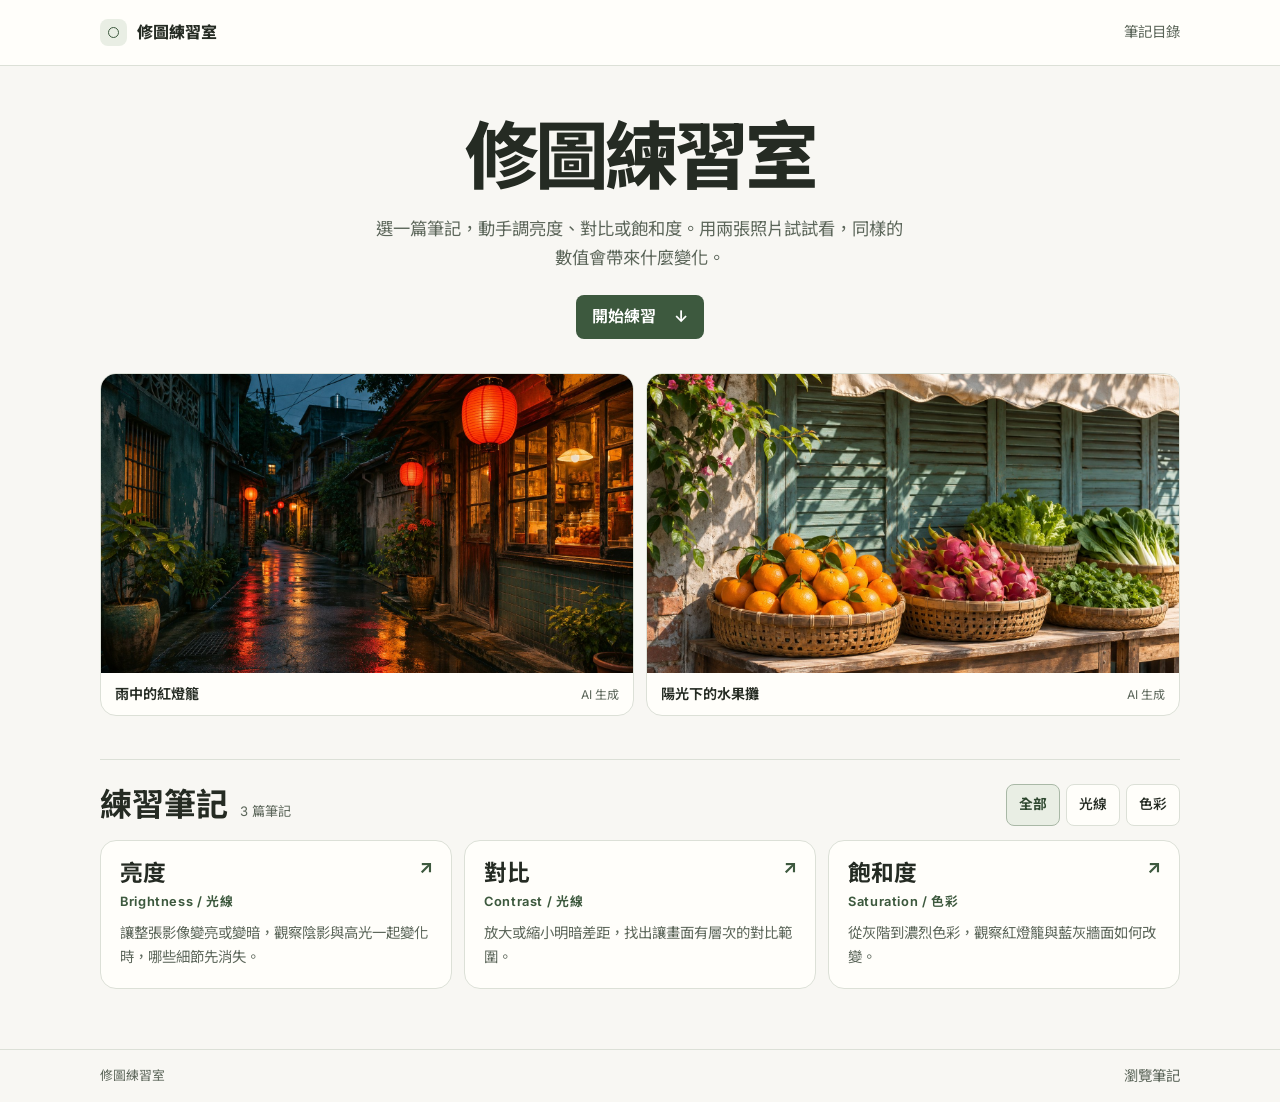
<file: docs/index.html>
<!doctype html>
<html lang="zh-Hant">
<head>
  <meta charset="utf-8">
  <meta name="viewport" content="width=device-width, initial-scale=1">
  <meta name="description" content="給修圖初學者的互動筆記。">
  <meta name="theme-color" content="#f8f7f3">
  <title>修圖練習室｜影像練習筆記</title>
  <link rel="stylesheet" href="./assets/style.css">
  <script defer src="./assets/app.js"></script>
</head>
<body>
  <a class="skip" href="#main">跳到主要內容</a>
  <header class="site-header"><div class="wrap bar">
    <a class="brand" href="./index.html"><span class="brand-mark" aria-hidden="true"></span>修圖練習室</a>
    <a class="muted header-link" href="./index.html#notes">筆記目錄</a>
  </div></header>
  <main id="main" class="wrap">
    <section class="hero">
      <div class="hero-copy">
        <h1>修圖練習室</h1>
        <p class="description">選一篇筆記，動手調亮度、對比或飽和度。用兩張照片試試看，同樣的數值會帶來什麼變化。</p>
        <a class="primary" href="#notes">開始練習 <span aria-hidden="true">↓</span></a>
      </div>
      <div class="hero-photos">
        <figure>
    <img src="./assets/rainy-alley.jpg" alt="下雨的夜晚，紅燈籠和店裡的燈光倒映在小街的路面上。" width="1536" height="1024">
    <figcaption><span>雨中的紅燈籠</span><span>AI 生成</span></figcaption>
  </figure><figure>
    <img src="./assets/sunny-fruit-stall.jpg" alt="陽光照在柳橙和火龍果上，葉子的影子落在藍綠色木窗上。" width="1536" height="1024">
    <figcaption><span>陽光下的水果攤</span><span>AI 生成</span></figcaption>
  </figure>
      </div>
    </section>
    <section id="notes" class="catalog" aria-labelledby="catalog-title">
      <div class="catalog-head">
        <div class="catalog-title">
          <h2 id="catalog-title">練習筆記</h2>
          <p id="result-count" aria-live="polite">3 篇筆記</p>
        </div>
        <div class="filters" role="group" aria-label="筆記分類">
          <button type="button" data-category-filter="" aria-pressed="true">全部</button>
          <button type="button" data-category-filter="光線" aria-pressed="false">光線</button><button type="button" data-category-filter="色彩" aria-pressed="false">色彩</button>
        </div>
      </div>
      <div class="card-grid">
        <article class="card" data-category="光線">
          <h3><a href="./notes/brightness/index.html">亮度<span aria-hidden="true">↗</span></a></h3>
          <p class="eyebrow">Brightness <span> / </span> 光線</p>
          <p class="description">讓整張影像變亮或變暗，觀察陰影與高光一起變化時，哪些細節先消失。</p>
        </article><article class="card" data-category="光線">
          <h3><a href="./notes/contrast/index.html">對比<span aria-hidden="true">↗</span></a></h3>
          <p class="eyebrow">Contrast <span> / </span> 光線</p>
          <p class="description">放大或縮小明暗差距，找出讓畫面有層次的對比範圍。</p>
        </article><article class="card" data-category="色彩">
          <h3><a href="./notes/color-saturation/index.html">飽和度<span aria-hidden="true">↗</span></a></h3>
          <p class="eyebrow">Saturation <span> / </span> 色彩</p>
          <p class="description">從灰階到濃烈色彩，觀察紅燈籠與藍灰牆面如何改變。</p>
        </article>
      </div>
    </section></main>
  <footer class="site-footer"><div class="wrap bar"><span>修圖練習室</span><a class="header-link" href="./index.html#notes">瀏覽筆記</a></div></footer>
</body>
</html>
</file>
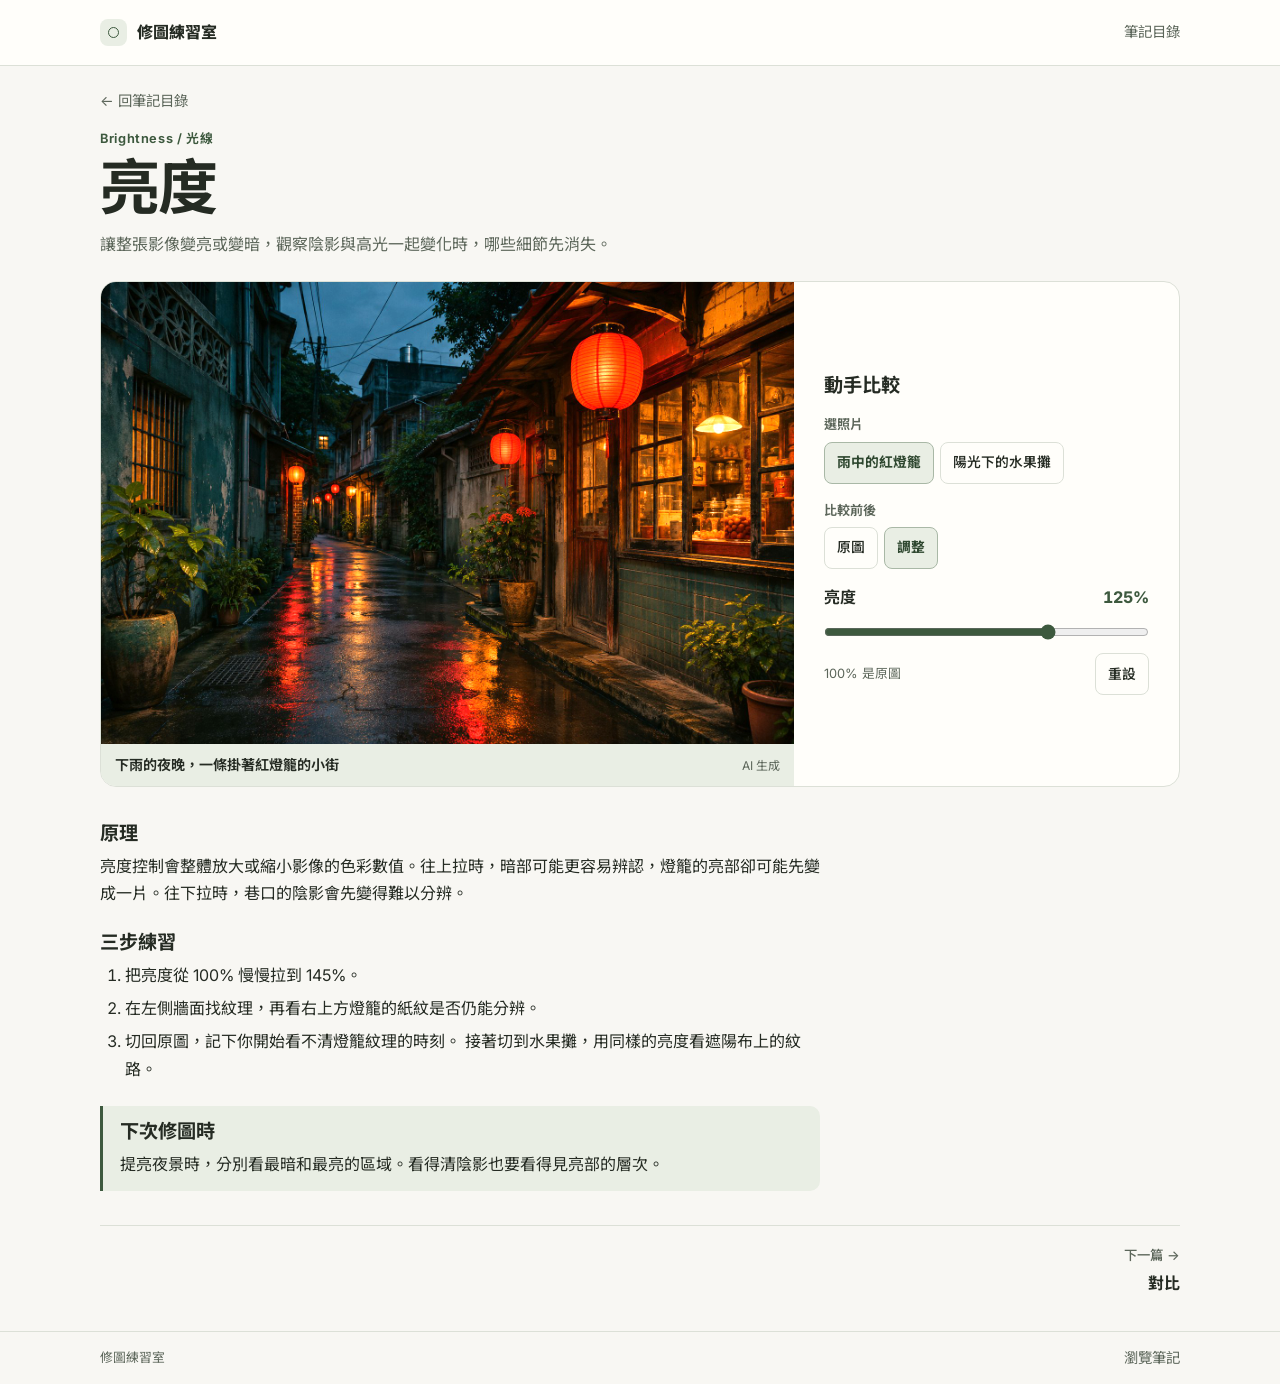
<file: docs/notes/brightness/index.html>
<!doctype html>
<html lang="zh-Hant">
<head>
  <meta charset="utf-8">
  <meta name="viewport" content="width=device-width, initial-scale=1">
  <meta name="description" content="讓整張影像變亮或變暗，觀察陰影與高光一起變化時，哪些細節先消失。">
  <meta name="theme-color" content="#f8f7f3">
  <title>亮度｜修圖練習室</title>
  <link rel="stylesheet" href="../../assets/style.css">
  <script defer src="../../assets/app.js"></script>
</head>
<body>
  <a class="skip" href="#main">跳到主要內容</a>
  <header class="site-header"><div class="wrap bar">
    <a class="brand" href="../../index.html"><span class="brand-mark" aria-hidden="true"></span>修圖練習室</a>
    <a class="muted header-link" href="../../index.html#notes">筆記目錄</a>
  </div></header>
  <main id="main" class="wrap">
    <a class="back" href="../../index.html#notes">← 回筆記目錄</a>
    <header class="article-header">
      <p class="eyebrow">Brightness / 光線</p>
      <h1>亮度</h1>
      <p class="description">讓整張影像變亮或變暗，觀察陰影與高光一起變化時，哪些細節先消失。</p>
    </header>
    <section class="lab" data-lab="brightness" aria-labelledby="lab-title">
      <div class="lab-photos">
        <figure data-practice-photo="rainy-alley.jpg">
    <img src="../../assets/rainy-alley.jpg" alt="下雨的夜晚，紅燈籠和店裡的燈光倒映在小街的路面上。" width="1536" height="1024">
    <figcaption><span>下雨的夜晚，一條掛著紅燈籠的小街</span><span>AI 生成</span></figcaption>
  </figure><figure data-practice-photo="sunny-fruit-stall.jpg" hidden>
    <img src="../../assets/sunny-fruit-stall.jpg" alt="陽光照在柳橙和火龍果上，葉子的影子落在藍綠色木窗上。" width="1536" height="1024">
    <figcaption><span>陽光照在水果、竹籃和木窗上</span><span>AI 生成</span></figcaption>
  </figure>
      </div>
      <div class="controls">
        <h2 id="lab-title">動手比較</h2>
        <div class="control-group">
          <p class="control-label" id="photo-label">選照片</p>
          <div class="filters" role="group" aria-labelledby="photo-label">
            <button type="button" data-photo="rainy-alley.jpg" aria-pressed="true">雨中的紅燈籠</button><button type="button" data-photo="sunny-fruit-stall.jpg" aria-pressed="false">陽光下的水果攤</button>
          </div>
        </div>
        <div class="control-group">
          <p class="control-label" id="compare-label">比較前後</p>
          <div class="filters" role="group" aria-labelledby="compare-label">
            <button type="button" data-view="original" aria-pressed="false">原圖</button>
            <button type="button" data-view="adjusted" aria-pressed="true">調整</button>
          </div>
        </div>
        <div class="control-group">
          <div class="slider-line">
            <label for="setting">亮度</label>
            <output for="setting">125%</output>
          </div>
          <input id="setting" type="range" min="55" max="155" value="125">
          <div class="control-footer">
            <p class="muted baseline">100% 是原圖</p>
            <button type="button" data-reset>重設</button>
          </div>
        </div>
        <noscript><p>啟用 JavaScript 即可調整影像。</p></noscript>
      </div>
    </section>
    <div class="reading">
      <section><h2>原理</h2><p>亮度控制會整體放大或縮小影像的色彩數值。往上拉時，暗部可能更容易辨認，燈籠的亮部卻可能先變成一片。往下拉時，巷口的陰影會先變得難以分辨。</p></section>
      <section><h2>三步練習</h2><ol><li>把亮度從 100% 慢慢拉到 145%。</li><li>在左側牆面找紋理，再看右上方燈籠的紙紋是否仍能分辨。</li><li>切回原圖，記下你開始看不清燈籠紋理的時刻。 接著切到水果攤，用同樣的亮度看遮陽布上的紋路。</li></ol></section>
      <section class="takeaway"><h2>下次修圖時</h2><p>提亮夜景時，分別看最暗和最亮的區域。看得清陰影也要看得見亮部的層次。</p></section>
    </div>
    <nav class="adjacent" aria-label="其他筆記">
      <span></span>
      <a href="../../notes/contrast/index.html"><small>下一篇 →</small>對比</a>
    </nav></main>
  <footer class="site-footer"><div class="wrap bar"><span>修圖練習室</span><a class="header-link" href="../../index.html#notes">瀏覽筆記</a></div></footer>
</body>
</html>
</file>
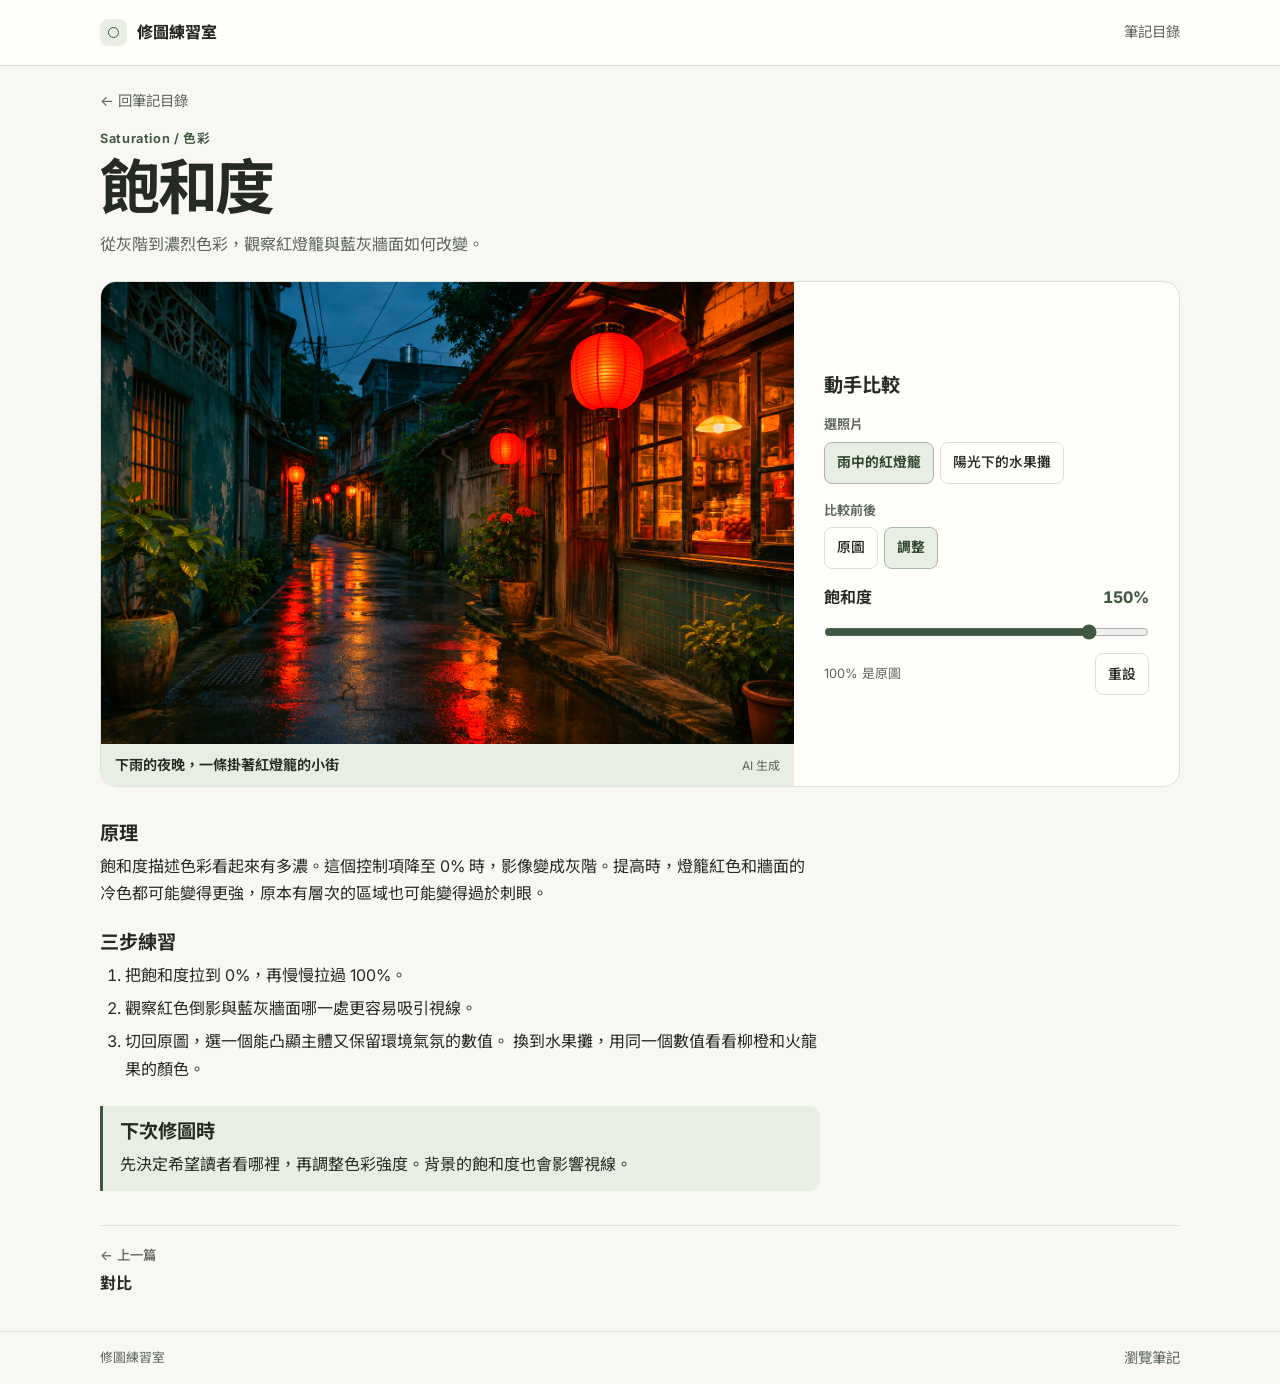
<file: docs/notes/color-saturation/index.html>
<!doctype html>
<html lang="zh-Hant">
<head>
  <meta charset="utf-8">
  <meta name="viewport" content="width=device-width, initial-scale=1">
  <meta name="description" content="從灰階到濃烈色彩，觀察紅燈籠與藍灰牆面如何改變。">
  <meta name="theme-color" content="#f8f7f3">
  <title>飽和度｜修圖練習室</title>
  <link rel="stylesheet" href="../../assets/style.css">
  <script defer src="../../assets/app.js"></script>
</head>
<body>
  <a class="skip" href="#main">跳到主要內容</a>
  <header class="site-header"><div class="wrap bar">
    <a class="brand" href="../../index.html"><span class="brand-mark" aria-hidden="true"></span>修圖練習室</a>
    <a class="muted header-link" href="../../index.html#notes">筆記目錄</a>
  </div></header>
  <main id="main" class="wrap">
    <a class="back" href="../../index.html#notes">← 回筆記目錄</a>
    <header class="article-header">
      <p class="eyebrow">Saturation / 色彩</p>
      <h1>飽和度</h1>
      <p class="description">從灰階到濃烈色彩，觀察紅燈籠與藍灰牆面如何改變。</p>
    </header>
    <section class="lab" data-lab="saturate" aria-labelledby="lab-title">
      <div class="lab-photos">
        <figure data-practice-photo="rainy-alley.jpg">
    <img src="../../assets/rainy-alley.jpg" alt="下雨的夜晚，紅燈籠和店裡的燈光倒映在小街的路面上。" width="1536" height="1024">
    <figcaption><span>下雨的夜晚，一條掛著紅燈籠的小街</span><span>AI 生成</span></figcaption>
  </figure><figure data-practice-photo="sunny-fruit-stall.jpg" hidden>
    <img src="../../assets/sunny-fruit-stall.jpg" alt="陽光照在柳橙和火龍果上，葉子的影子落在藍綠色木窗上。" width="1536" height="1024">
    <figcaption><span>陽光照在水果、竹籃和木窗上</span><span>AI 生成</span></figcaption>
  </figure>
      </div>
      <div class="controls">
        <h2 id="lab-title">動手比較</h2>
        <div class="control-group">
          <p class="control-label" id="photo-label">選照片</p>
          <div class="filters" role="group" aria-labelledby="photo-label">
            <button type="button" data-photo="rainy-alley.jpg" aria-pressed="true">雨中的紅燈籠</button><button type="button" data-photo="sunny-fruit-stall.jpg" aria-pressed="false">陽光下的水果攤</button>
          </div>
        </div>
        <div class="control-group">
          <p class="control-label" id="compare-label">比較前後</p>
          <div class="filters" role="group" aria-labelledby="compare-label">
            <button type="button" data-view="original" aria-pressed="false">原圖</button>
            <button type="button" data-view="adjusted" aria-pressed="true">調整</button>
          </div>
        </div>
        <div class="control-group">
          <div class="slider-line">
            <label for="setting">飽和度</label>
            <output for="setting">150%</output>
          </div>
          <input id="setting" type="range" min="0" max="180" value="150">
          <div class="control-footer">
            <p class="muted baseline">100% 是原圖</p>
            <button type="button" data-reset>重設</button>
          </div>
        </div>
        <noscript><p>啟用 JavaScript 即可調整影像。</p></noscript>
      </div>
    </section>
    <div class="reading">
      <section><h2>原理</h2><p>飽和度描述色彩看起來有多濃。這個控制項降至 0% 時，影像變成灰階。提高時，燈籠紅色和牆面的冷色都可能變得更強，原本有層次的區域也可能變得過於刺眼。</p></section>
      <section><h2>三步練習</h2><ol><li>把飽和度拉到 0%，再慢慢拉過 100%。</li><li>觀察紅色倒影與藍灰牆面哪一處更容易吸引視線。</li><li>切回原圖，選一個能凸顯主體又保留環境氣氛的數值。 換到水果攤，用同一個數值看看柳橙和火龍果的顏色。</li></ol></section>
      <section class="takeaway"><h2>下次修圖時</h2><p>先決定希望讀者看哪裡，再調整色彩強度。背景的飽和度也會影響視線。</p></section>
    </div>
    <nav class="adjacent" aria-label="其他筆記">
      <a href="../../notes/contrast/index.html"><small>← 上一篇</small>對比</a>
      <span></span>
    </nav></main>
  <footer class="site-footer"><div class="wrap bar"><span>修圖練習室</span><a class="header-link" href="../../index.html#notes">瀏覽筆記</a></div></footer>
</body>
</html>
</file>
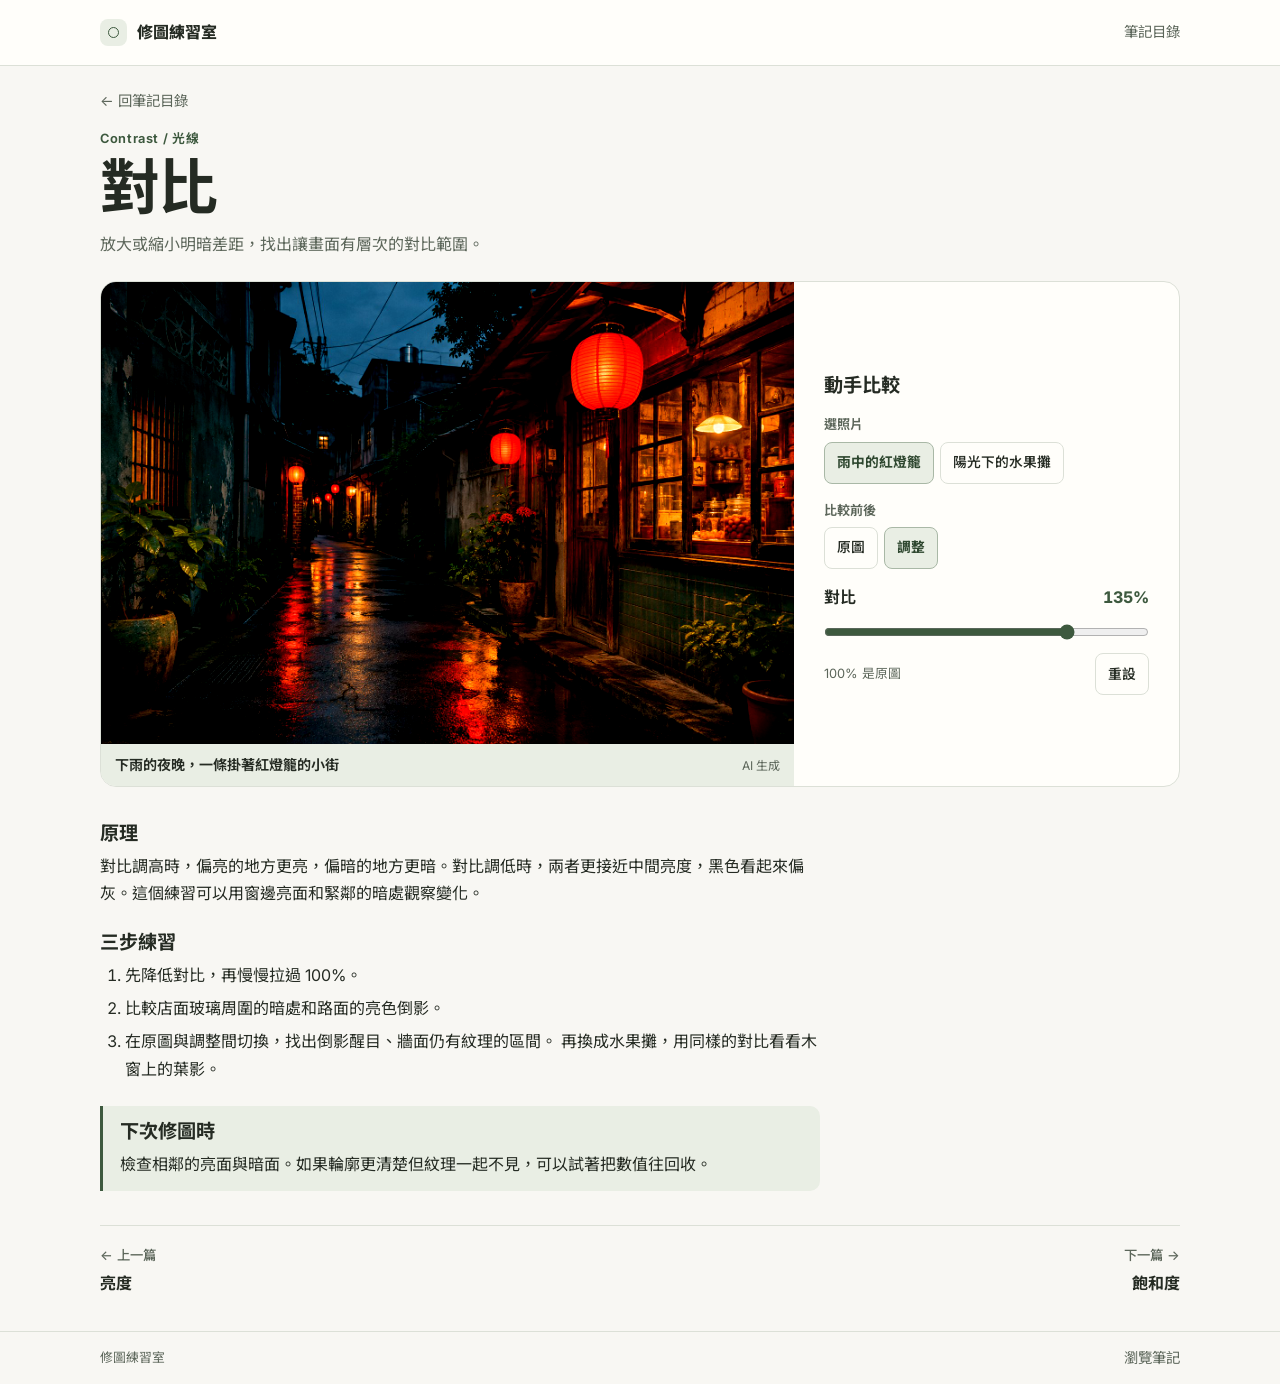
<file: docs/notes/contrast/index.html>
<!doctype html>
<html lang="zh-Hant">
<head>
  <meta charset="utf-8">
  <meta name="viewport" content="width=device-width, initial-scale=1">
  <meta name="description" content="放大或縮小明暗差距，找出讓畫面有層次的對比範圍。">
  <meta name="theme-color" content="#f8f7f3">
  <title>對比｜修圖練習室</title>
  <link rel="stylesheet" href="../../assets/style.css">
  <script defer src="../../assets/app.js"></script>
</head>
<body>
  <a class="skip" href="#main">跳到主要內容</a>
  <header class="site-header"><div class="wrap bar">
    <a class="brand" href="../../index.html"><span class="brand-mark" aria-hidden="true"></span>修圖練習室</a>
    <a class="muted header-link" href="../../index.html#notes">筆記目錄</a>
  </div></header>
  <main id="main" class="wrap">
    <a class="back" href="../../index.html#notes">← 回筆記目錄</a>
    <header class="article-header">
      <p class="eyebrow">Contrast / 光線</p>
      <h1>對比</h1>
      <p class="description">放大或縮小明暗差距，找出讓畫面有層次的對比範圍。</p>
    </header>
    <section class="lab" data-lab="contrast" aria-labelledby="lab-title">
      <div class="lab-photos">
        <figure data-practice-photo="rainy-alley.jpg">
    <img src="../../assets/rainy-alley.jpg" alt="下雨的夜晚，紅燈籠和店裡的燈光倒映在小街的路面上。" width="1536" height="1024">
    <figcaption><span>下雨的夜晚，一條掛著紅燈籠的小街</span><span>AI 生成</span></figcaption>
  </figure><figure data-practice-photo="sunny-fruit-stall.jpg" hidden>
    <img src="../../assets/sunny-fruit-stall.jpg" alt="陽光照在柳橙和火龍果上，葉子的影子落在藍綠色木窗上。" width="1536" height="1024">
    <figcaption><span>陽光照在水果、竹籃和木窗上</span><span>AI 生成</span></figcaption>
  </figure>
      </div>
      <div class="controls">
        <h2 id="lab-title">動手比較</h2>
        <div class="control-group">
          <p class="control-label" id="photo-label">選照片</p>
          <div class="filters" role="group" aria-labelledby="photo-label">
            <button type="button" data-photo="rainy-alley.jpg" aria-pressed="true">雨中的紅燈籠</button><button type="button" data-photo="sunny-fruit-stall.jpg" aria-pressed="false">陽光下的水果攤</button>
          </div>
        </div>
        <div class="control-group">
          <p class="control-label" id="compare-label">比較前後</p>
          <div class="filters" role="group" aria-labelledby="compare-label">
            <button type="button" data-view="original" aria-pressed="false">原圖</button>
            <button type="button" data-view="adjusted" aria-pressed="true">調整</button>
          </div>
        </div>
        <div class="control-group">
          <div class="slider-line">
            <label for="setting">對比</label>
            <output for="setting">135%</output>
          </div>
          <input id="setting" type="range" min="55" max="160" value="135">
          <div class="control-footer">
            <p class="muted baseline">100% 是原圖</p>
            <button type="button" data-reset>重設</button>
          </div>
        </div>
        <noscript><p>啟用 JavaScript 即可調整影像。</p></noscript>
      </div>
    </section>
    <div class="reading">
      <section><h2>原理</h2><p>對比調高時，偏亮的地方更亮，偏暗的地方更暗。對比調低時，兩者更接近中間亮度，黑色看起來偏灰。這個練習可以用窗邊亮面和緊鄰的暗處觀察變化。</p></section>
      <section><h2>三步練習</h2><ol><li>先降低對比，再慢慢拉過 100%。</li><li>比較店面玻璃周圍的暗處和路面的亮色倒影。</li><li>在原圖與調整間切換，找出倒影醒目、牆面仍有紋理的區間。 再換成水果攤，用同樣的對比看看木窗上的葉影。</li></ol></section>
      <section class="takeaway"><h2>下次修圖時</h2><p>檢查相鄰的亮面與暗面。如果輪廓更清楚但紋理一起不見，可以試著把數值往回收。</p></section>
    </div>
    <nav class="adjacent" aria-label="其他筆記">
      <a href="../../notes/brightness/index.html"><small>← 上一篇</small>亮度</a>
      <a href="../../notes/color-saturation/index.html"><small>下一篇 →</small>飽和度</a>
    </nav></main>
  <footer class="site-footer"><div class="wrap bar"><span>修圖練習室</span><a class="header-link" href="../../index.html#notes">瀏覽筆記</a></div></footer>
</body>
</html>
</file>
<file: docs/assets/style.css>
@import url('https://fonts.googleapis.com/css2?family=Inter:wght@400;500;600;700&family=Noto+Sans+TC:wght@400;500;600;700;800&display=swap');

:root {
  color-scheme: light;
  --bg: #f8f7f3;
  --panel: #fffefa;
  --ink: #252b23;
  --muted: #5c665a;
  --accent: #3d593e;
  --accent-hover: #2e472f;
  --tint: #e9eee4;
  --line: #dce0d7;
  --radius: 16px;
  --space: clamp(18px, 4vw, 42px);
  font-family: Inter, "Noto Sans TC", "Microsoft JhengHei", sans-serif;
}

*, *::before, *::after { box-sizing: border-box; }
[hidden] { display: none !important; }
body { margin: 0; color: var(--ink); background: var(--bg); line-height: 1.7; }
a { color: inherit; text-decoration: none; }
img { display: block; width: 100%; height: auto; }
figure, p, h1, h2, h3 { margin: 0; }
button, input { font: inherit; }
button { cursor: pointer; }
:focus-visible { outline: 3px solid var(--accent); outline-offset: 4px; }
.wrap { width: min(1080px, calc(100% - var(--space) * 2)); margin-inline: auto; }
.bar { display: flex; align-items: center; justify-content: space-between; gap: 12px; }
.muted, .description { color: var(--muted); }
.skip { position: fixed; top: 8px; left: 8px; padding: 8px 14px; background: var(--panel); transform: translateY(-180%); z-index: 5; }
.skip:focus { transform: none; }

.site-header { border-bottom: 1px solid var(--line); background: var(--panel); }
.site-header .bar { min-height: 65px; }
.brand { display: inline-flex; gap: 10px; align-items: center; font-weight: 800; }
.brand-mark { width: 27px; height: 27px; border-radius: 8px; display: grid; place-items: center; background: var(--tint); }
.brand-mark::after { content: ""; width: 11px; height: 11px; border: 1.5px solid var(--accent); border-radius: 50%; }
.header-link, .back { font-size: .9rem; color: var(--muted); }
.header-link:hover, .back:hover { color: var(--accent); text-decoration: underline; }

.hero { padding-block: clamp(32px, 4vw, 49px) clamp(28px, 4vw, 43px); }
.hero-copy { text-align: center; }
.hero h1 { font-size: clamp(2.55rem, 6vw, 4.6rem); line-height: 1.14; font-weight: 800; letter-spacing: -.055em; }
.hero .description { max-width: 31em; margin: 15px auto 0; font-size: clamp(.96rem, 2vw, 1.08rem); text-wrap: pretty; }
.primary { display: inline-flex; align-items: center; gap: 18px; margin-top: 22px; padding: 8px 16px; min-height: 44px; border-radius: 8px; color: #fff; background: var(--accent); font-weight: 650; }
.primary:hover { background: var(--accent-hover); }
.eyebrow { color: var(--accent); font-size: .8rem; font-weight: 650; letter-spacing: .05em; }
figure { overflow: hidden; background: var(--panel); border: 1px solid var(--line); border-radius: var(--radius); }
.hero-photos { display: grid; grid-template-columns: repeat(2, minmax(0, 1fr)); gap: 12px; margin-top: clamp(24px, 3vw, 34px); }
.hero-photos img { aspect-ratio: 16 / 9; object-fit: cover; }
figcaption { display: flex; flex-wrap: wrap; align-items: baseline; justify-content: space-between; gap: 2px 10px; padding: 9px 14px; color: var(--muted); font-size: .75rem; }
figcaption > :first-child { color: var(--ink); font-size: .88rem; font-weight: 650; }

.catalog { padding-block: 24px 60px; border-top: 1px solid var(--line); scroll-margin-top: 14px; }
.catalog-head { display: flex; flex-wrap: wrap; align-items: center; justify-content: space-between; gap: 10px 20px; margin-bottom: 14px; }
.catalog-head h2 { font-size: clamp(1.6rem, 3vw, 2rem); line-height: 1.25; }
.catalog-title { display: flex; align-items: baseline; gap: 12px; }
#result-count { color: var(--muted); font-size: .82rem; white-space: nowrap; }
.filters { display: flex; flex-wrap: wrap; gap: 6px; }
.filters button, [data-reset] { min-height: 42px; border: 1px solid var(--line); border-radius: 8px; background: var(--panel); color: var(--ink); padding: 6px 12px; font-size: .86rem; font-weight: 550; }
.filters button:hover, [data-reset]:hover { border-color: var(--accent); }
.filters button[aria-pressed="true"] { color: var(--accent-hover); border-color: #a9b8a6; background: var(--tint); font-weight: 700; }
.card-grid { display: grid; grid-template-columns: repeat(3, minmax(0, 1fr)); gap: 12px; }
.card { position: relative; min-width: 0; padding: 18px 19px; background: var(--panel); border: 1px solid var(--line); border-radius: var(--radius); }
.card:hover, .card:focus-within { border-color: var(--accent); background: #f2f5ef; }
.card h3 { font-size: 1.42rem; line-height: 1.25; margin-bottom: 4px; }
.card h3 span { position: absolute; top: 14px; right: 18px; color: var(--accent); font-size: 1.16rem; }
.card a::after { content: ""; position: absolute; inset: 0; }
.card .description { font-size: .9rem; }
.card .eyebrow { margin-bottom: 8px; }
.site-footer { border-top: 1px solid var(--line); color: var(--muted); font-size: .8rem; padding-block: 14px; }

.back { display: inline-block; margin-top: 23px; }
.article-header { margin-block: 14px 23px; }
.article-header h1 { font-size: clamp(2.55rem, 5vw, 3.75rem); line-height: 1.18; margin-block: 2px 8px; letter-spacing: -.04em; }
.lab { display: grid; grid-template-columns: minmax(0, 1.8fr) minmax(0, 1fr); align-items: stretch; overflow: hidden; background: var(--panel); border: 1px solid var(--line); border-radius: var(--radius); }
.lab-photos { display: grid; align-items: center; background: var(--tint); }
.lab figure { border: 0; border-radius: 0; background: transparent; }
.lab img { aspect-ratio: 3 / 2; object-fit: contain; background: #26302a; }
.controls { display: grid; align-content: center; gap: 15px; padding: clamp(15px, 2.6vw, 30px); }
.controls h2, .reading h2 { font-size: 1.2rem; line-height: 1.35; }
.control-group { display: grid; gap: 6px; }
.control-label { color: var(--muted); font-size: .82rem; font-weight: 650; }
.slider-line, .control-footer { display: flex; flex-wrap: wrap; justify-content: space-between; align-items: center; gap: 6px 12px; }
.slider-line label { font-weight: 650; }
output { font-variant-numeric: tabular-nums; font-weight: 750; color: var(--accent); }
input[type="range"] { display: block; width: 100%; margin: 0; min-height: 30px; accent-color: var(--accent); cursor: pointer; }
.baseline { font-size: .8rem; }
.reading { display: grid; gap: 23px; max-width: 720px; margin-block: 34px; }
.reading h2 { margin-bottom: 6px; }
.reading ol { margin-block: 0; padding-inline-start: 1.55em; }
.reading li + li { margin-top: 6px; }
.takeaway { border-left: 3px solid var(--accent); background: var(--tint); border-radius: 0 10px 10px 0; padding: 13px 17px; }
.adjacent { border-top: 1px solid var(--line); padding-block: 18px 34px; display: flex; justify-content: space-between; gap: 12px; }
.adjacent a { display: grid; gap: 3px; font-weight: 700; }
.adjacent a:last-child { text-align: right; }
.adjacent a:hover { color: var(--accent); text-decoration: underline; }
.adjacent small { color: var(--muted); font-weight: 500; }

@media (max-width: 740px) {
  .card-grid, .lab { grid-template-columns: 1fr; }
  .hero-photos { gap: 8px; }
  .hero-photos img { aspect-ratio: 4 / 3; }
  .hero-photos figure { border-radius: 11px; }
  .hero-photos figcaption { padding-inline: 8px; }
  .catalog { padding-bottom: 35px; }
  .lab-photos { border-bottom: 1px solid var(--line); }
}
</file>
